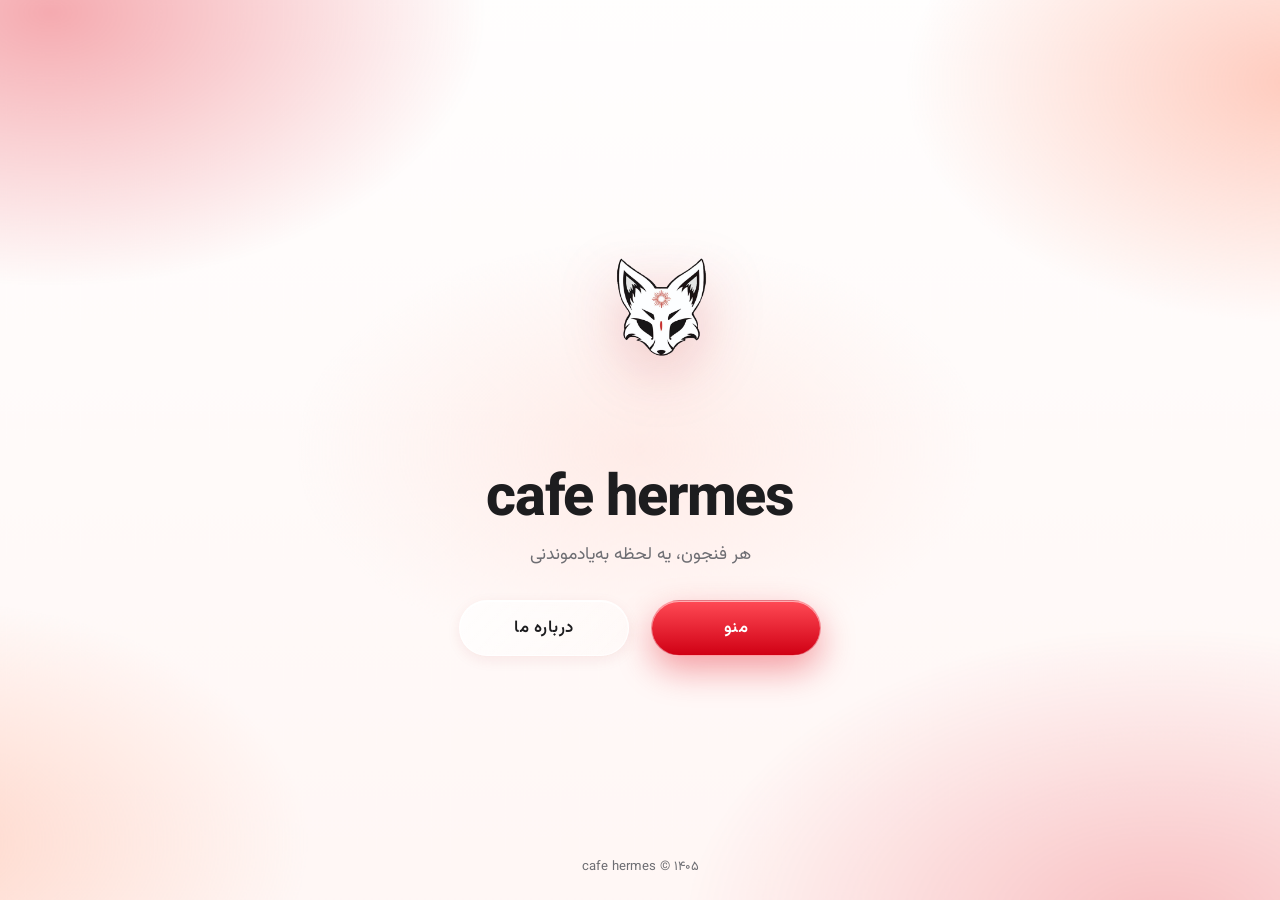
<file: index.html>
<!DOCTYPE html>
<html lang="fa" dir="rtl">

<head>
    <meta charset="UTF-8">
    <meta name="viewport" content="width=device-width, initial-scale=1.0">
    <title>cafe hermes</title>
    <link rel="icon" type="image/png" href="assets/logo.png">
    <link rel="preload" href="assets/fonts/Vazirmatn-var.woff2" as="font" type="font/woff2" crossorigin>
    <link rel="stylesheet" href="css/style.css">
    <link rel="stylesheet" href="css/apple.css">
    <link rel="stylesheet" href="css/glass.css">
    <link rel="manifest" href="manifest.json">
    <meta name="theme-color" content="#ffffff">
    <meta name="apple-mobile-web-app-capable" content="yes">
    <meta name="apple-mobile-web-app-status-bar-style" content="default">
    <meta name="apple-mobile-web-app-title" content="cafe hermes">
    <link rel="apple-touch-icon" href="assets/icon-192.png">
</head>

<body>
    <div id="splash" class="splash">
        <div class="splash-inner">
            <img src="assets/logo.png" alt="" class="splash-logo">
            <div class="splash-bar"><span></span></div>
        </div>
    </div>

    <main class="hero">
        <div class="hero-content">
            <div class="logo-wrap tilt">
                <img src="assets/logo.png" alt="لوگوی cafe hermes" class="logo">
            </div>
            <h1 class="cafe-name">cafe hermes</h1>
            <p class="cafe-tagline">هر فنجون، یه لحظه به‌یادموندنی</p>
            <div class="divider"></div>
            <div class="cta-buttons">
                <a href="menu.html" class="btn btn-primary">منو</a>
                <a href="about.html" class="btn btn-outline">درباره ما</a>
            </div>
        </div>
        <p class="hero-footer">cafe hermes © ۱۴۰۵</p>
    </main>

    <div id="toast-container" class="toast-container"></div>

    <script src="js/effects.js"></script>
</body>

</html>
</file>
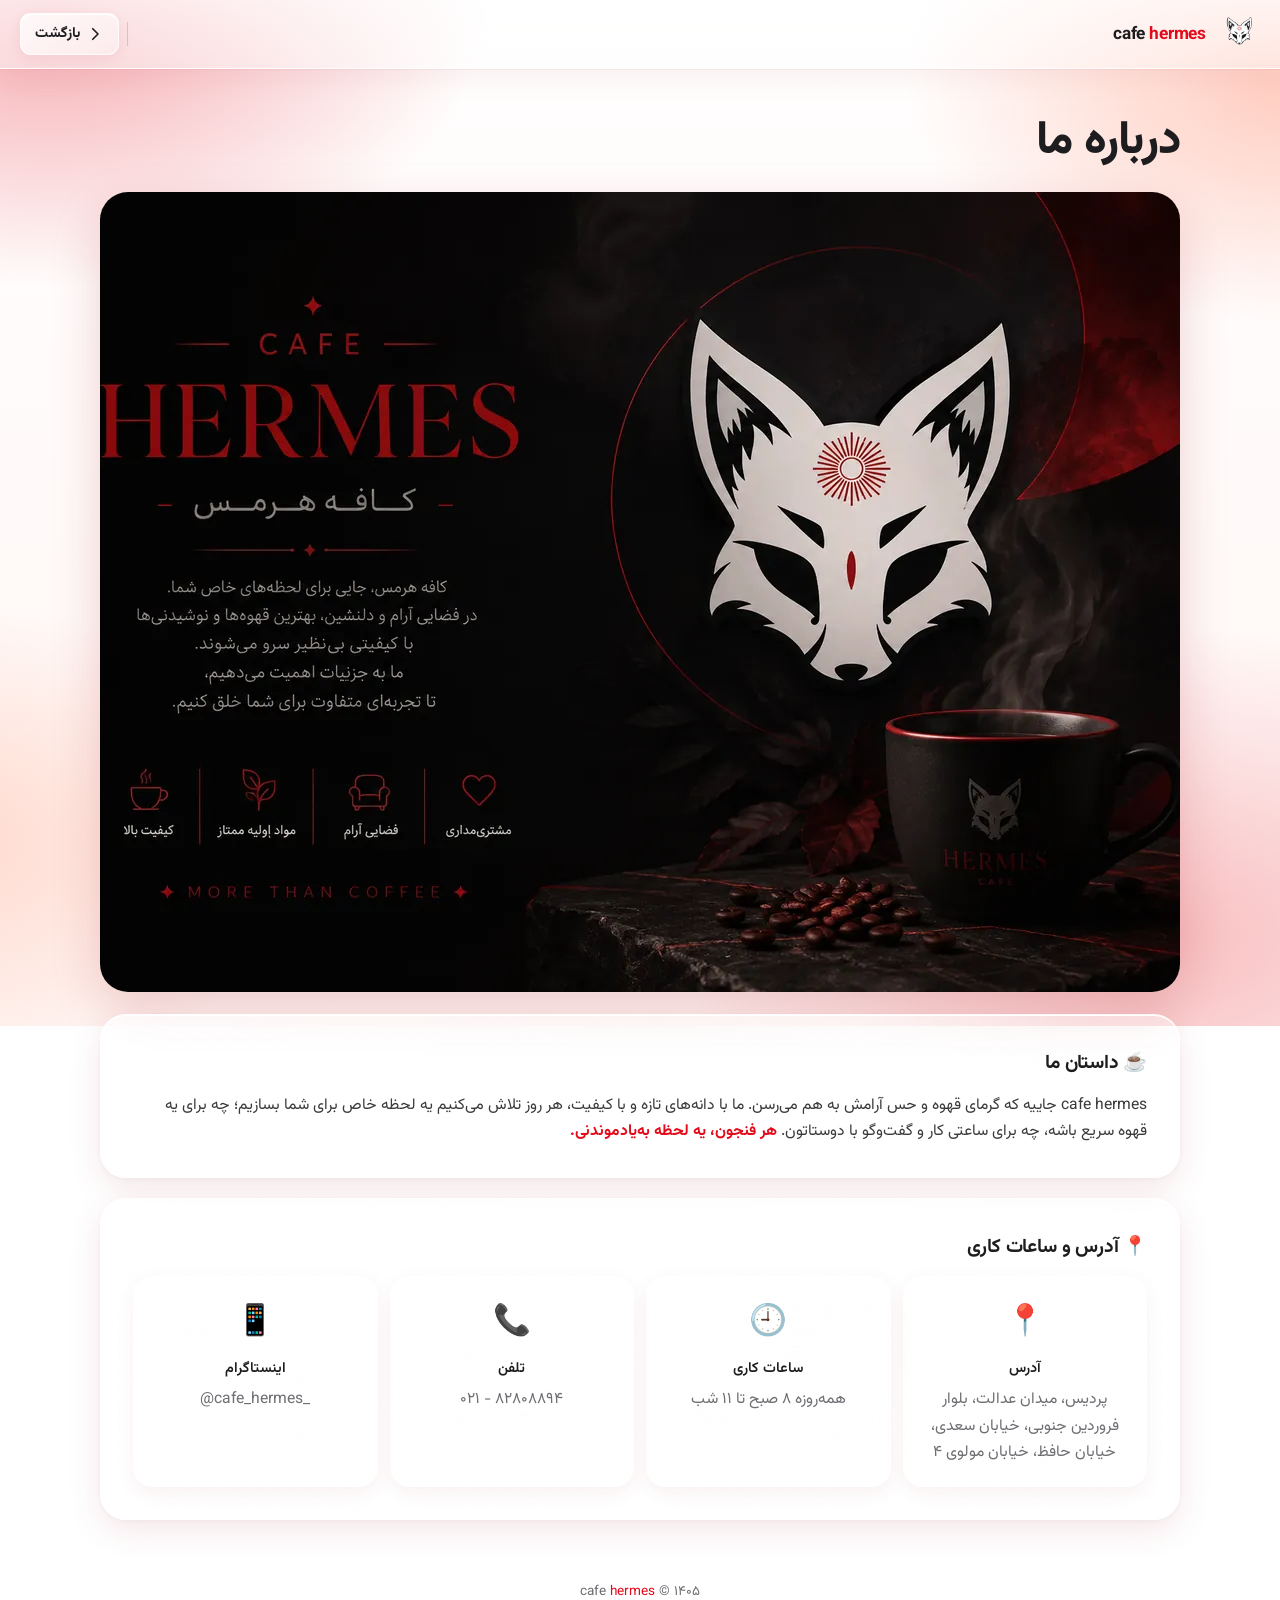
<file: about.html>
<!DOCTYPE html>
<html lang="fa" dir="rtl">

<head>
    <meta charset="UTF-8">
    <meta name="viewport" content="width=device-width, initial-scale=1.0">
    <title>درباره ما | cafe hermes</title>
    <link rel="icon" type="image/png" href="assets/logo.png">
    <link rel="preload" href="assets/fonts/Vazirmatn-var.woff2" as="font" type="font/woff2" crossorigin>
    <link rel="stylesheet" href="css/style.css">
    <link rel="stylesheet" href="css/apple.css">
    <link rel="stylesheet" href="css/glass.css">
    <link rel="manifest" href="manifest.json">
    <meta name="theme-color" content="#ffffff">
    <meta name="apple-mobile-web-app-capable" content="yes">
    <meta name="apple-mobile-web-app-status-bar-style" content="default">
    <meta name="apple-mobile-web-app-title" content="cafe hermes">
    <link rel="apple-touch-icon" href="assets/icon-192.png">
</head>

<body>
    <div id="splash" class="splash">
        <div class="splash-inner">
            <img src="assets/logo.png" alt="" class="splash-logo">
            <div class="splash-bar"><span></span></div>
        </div>
    </div>

    <div class="page">
        <header class="page-header">
            <a href="index.html" class="brand">
                <img src="assets/logo.png" alt="لوگو" class="brand-logo">
                <span class="brand-name">cafe <span>hermes</span></span>
            </a>
            <div class="header-actions">
                <button id="install-btn" class="action-btn" data-label="نصب اپ" title="نصب اپ" aria-label="نصب اپ" style="display:none">
                    <svg viewBox="0 0 24 24" fill="none" stroke="currentColor" stroke-width="2" stroke-linecap="round" stroke-linejoin="round">
                        <path d="M12 3v10"/>
                        <path d="M8 9l4 4 4-4"/>
                        <path d="M4 17v1.5a2.5 2.5 0 002.5 2.5h11a2.5 2.5 0 002.5-2.5V17"/>
                    </svg>
                </button>
                <span class="actions-divider"></span>
                <a href="index.html" class="back-btn">
                    <svg viewBox="0 0 24 24" fill="none" stroke="currentColor" stroke-width="2.2" stroke-linecap="round" stroke-linejoin="round">
                        <path d="M9 5l7 7-7 7"/>
                    </svg>
                    <span class="back-text">بازگشت</span>
                </a>
            </div>
        </header>

        <div class="container">
            <h1 class="page-title">درباره ما</h1>

            <img src="assets/banner.webp" alt="کافه" class="about-banner reveal" width="1200" height="800" decoding="async">

            <div class="about-card tilt reveal">
                <h2>☕ داستان ما</h2>
                <p>
                    cafe hermes جاییه که گرمای قهوه و حس آرامش به هم می‌رسن. ما با دانه‌های تازه و با کیفیت، هر روز
                    تلاش می‌کنیم یه لحظه خاص برای شما بسازیم؛ چه برای یه قهوه سریع باشه، چه برای ساعتی کار و گفت‌وگو با
                    دوستاتون. <strong>هر فنجون، یه لحظه به‌یادموندنی.</strong>
                </p>
            </div>

            <div class="about-card reveal" style="--delay:.1s">
                <h2>📍 آدرس و ساعات کاری</h2>
                <div class="info-grid">
                    <div class="info-box">
                        <div class="icon">📍</div>
                        <h3>آدرس</h3>
                        <p>پردیس، میدان عدالت، بلوار فروردین جنوبی، خیابان سعدی، خیابان حافظ، خیابان مولوی ۴</p>
                    </div>
                    <div class="info-box">
                        <div class="icon">🕘</div>
                        <h3>ساعات کاری</h3>
                        <p>همه‌روزه ۸ صبح تا ۱۱ شب</p>
                    </div>
                    <div class="info-box">
                        <div class="icon">📞</div>
                        <h3>تلفن</h3>
                        <p>۸۲۸۰۸۸۹۴ - ۰۲۱</p>
                    </div>
                    <div class="info-box">
                        <div class="icon">📱</div>
                        <h3>اینستاگرام</h3>
                        <p>_cafe_hermes@</p>
                    </div>
                </div>
            </div>

            <p class="page-footer">cafe <span>hermes</span> © ۱۴۰۵</p>
        </div>
    </div>

    <button id="back-to-top" class="back-to-top" title="بازگشت به بالا">↑</button>
    <div id="toast-container" class="toast-container"></div>

    <script src="js/effects.js"></script>
</body>

</html>
</file>
<file: css/style.css>
@font-face {
    font-family: "Vazirmatn";
    src: url("../assets/fonts/Vazirmatn-var.woff2") format("woff2");
    font-weight: 100 900;
    font-style: normal;
    font-display: swap;
}

:root {
    --bg: #070707;
    --bg-2: #0e0e0e;
    --card: #151515;
    --card-2: #1c1c1c;
    --border: rgba(255, 255, 255, 0.08);
    --border-strong: rgba(255, 255, 255, 0.14);
    --red: #ff2d2d;
    --red-dark: #c40000;
    --red-deep: #7a0000;
    --red-glow: rgba(255, 45, 45, 0.4);
    --red-soft: rgba(255, 45, 45, 0.12);
    --text: #f6f6f6;
    --muted: #9a9a9a;
    --green: #2ecc71;
    --radius: 18px;
    --shadow: 0 20px 60px rgba(0, 0, 0, 0.6);
}

* {
    margin: 0;
    padding: 0;
    box-sizing: border-box;
    -webkit-tap-highlight-color: transparent;
}

html {
    scroll-behavior: smooth;
}

body {
    font-family: "Vazirmatn", "Segoe UI", Tahoma, sans-serif;
    background: var(--bg);
    color: var(--text);
    direction: rtl;
    min-height: 100vh;
    line-height: 1.7;
    overflow-x: hidden;
}

a {
    text-decoration: none;
    color: inherit;
}

button {
    font-family: inherit;
    cursor: pointer;
    border: none;
    background: none;
    color: inherit;
}

img {
    display: block;
    max-width: 100%;
}

::-webkit-scrollbar {
    width: 9px;
}

::-webkit-scrollbar-track {
    background: var(--bg);
}

::-webkit-scrollbar-thumb {
    background: linear-gradient(var(--red-deep), var(--red-dark));
    border-radius: 6px;
}

::selection {
    background: var(--red);
    color: #fff;
}

/* ---------- Ambient background ---------- */
.orb {
    position: fixed;
    border-radius: 50%;
    filter: blur(90px);
    opacity: 0.65;
    z-index: -1;
    pointer-events: none;
    animation: drift 18s ease-in-out infinite alternate;
}

.orb-1 {
    width: 420px;
    height: 420px;
    background: rgba(255, 45, 45, 0.32);
    top: -120px;
    right: -100px;
}

.orb-2 {
    width: 360px;
    height: 360px;
    background: rgba(196, 0, 0, 0.26);
    bottom: -140px;
    left: -90px;
    animation-delay: -6s;
}

.orb-3 {
    width: 260px;
    height: 260px;
    background: rgba(255, 120, 60, 0.16);
    top: 45%;
    left: 55%;
    animation-delay: -12s;
}

.orb-4 {
    width: 300px;
    height: 300px;
    background: rgba(255, 60, 90, 0.2);
    top: 55%;
    right: -80px;
    animation-delay: -3s;
}

.orb-5 {
    width: 220px;
    height: 220px;
    background: rgba(140, 0, 0, 0.24);
    top: 18%;
    left: -70px;
    animation-delay: -9s;
}

@keyframes drift {
    0% { transform: translate(0, 0) scale(1); }
    100% { transform: translate(40px, -30px) scale(1.15); }
}

/* ---------- Landing / Hero ---------- */
.hero {
    min-height: 100vh;
    min-height: 100svh;
    display: flex;
    flex-direction: column;
    align-items: center;
    justify-content: center;
    text-align: center;
    padding: 32px 24px;
    position: relative;
    overflow: hidden;
}

.hero::before {
    content: "";
    position: absolute;
    inset: 0;
    background-image:
        linear-gradient(rgba(255, 255, 255, 0.035) 1px, transparent 1px),
        linear-gradient(90deg, rgba(255, 255, 255, 0.035) 1px, transparent 1px);
    background-size: 52px 52px;
    -webkit-mask-image: radial-gradient(circle at center, black, transparent 78%);
    mask-image: radial-gradient(circle at center, black, transparent 78%);
    pointer-events: none;
}

.hero-content {
    position: relative;
    z-index: 1;
    animation: fadeUp 0.9s ease both;
}

.logo-wrap {
    position: relative;
    width: 150px;
    height: 150px;
    margin: 0 auto;
}

.logo-wrap::before {
    content: "";
    position: absolute;
    inset: -9px;
    border-radius: 50%;
    background: conic-gradient(from 0deg, var(--red), transparent 30%, var(--red-deep) 50%, transparent 80%, var(--red));
    -webkit-mask: radial-gradient(farthest-side, transparent calc(100% - 3px), black calc(100% - 2px));
    mask: radial-gradient(farthest-side, transparent calc(100% - 3px), black calc(100% - 2px));
    animation: spin 6s linear infinite;
}

@keyframes spin {
    to { transform: rotate(360deg); }
}

.logo {
    width: 150px;
    height: 150px;
    border-radius: 50%;
    object-fit: cover;
    border: 3px solid rgba(255, 255, 255, 0.06);
    box-shadow: 0 0 45px var(--red-glow), inset 0 0 20px rgba(0, 0, 0, 0.5);
    animation: glow 3.5s ease-in-out infinite;
}

@keyframes glow {
    0%, 100% { box-shadow: 0 0 35px var(--red-glow), inset 0 0 20px rgba(0, 0, 0, 0.5); }
    50% { box-shadow: 0 0 70px var(--red-glow), inset 0 0 25px rgba(0, 0, 0, 0.5); }
}

.cafe-name {
    margin-top: 34px;
    font-size: clamp(2.6rem, 9vw, 5rem);
    font-weight: 900;
    letter-spacing: 1px;
    line-height: 1.15;
    background: linear-gradient(120deg, #fff 20%, #ffb3b3 45%, var(--red) 70%, #fff 95%);
    background-size: 200% auto;
    -webkit-background-clip: text;
    background-clip: text;
    color: transparent;
    animation: shine 5s linear infinite;
}

@keyframes shine {
    to { background-position: 200% center; }
}

.cafe-tagline {
    margin-top: 14px;
    color: var(--muted);
    font-size: clamp(1rem, 3.4vw, 1.3rem);
    font-weight: 400;
}

.divider {
    width: 70px;
    height: 2px;
    background: linear-gradient(90deg, transparent, var(--red), transparent);
    border-radius: 3px;
    margin: 30px auto;
    position: relative;
}

.divider::after {
    content: "";
    position: absolute;
    top: -3px;
    right: 50%;
    transform: translateX(50%);
    width: 8px;
    height: 8px;
    background: var(--red);
    border-radius: 50%;
    box-shadow: 0 0 12px var(--red-glow);
}

.cta-buttons {
    display: flex;
    gap: 18px;
    flex-wrap: wrap;
    justify-content: center;
}

/* ---------- Buttons ---------- */
.btn {
    position: relative;
    padding: 16px 48px;
    border-radius: 14px;
    font-size: 1.05rem;
    font-weight: 800;
    letter-spacing: 0.5px;
    transition: transform 0.25s ease, box-shadow 0.25s ease, background 0.25s ease;
    overflow: hidden;
    display: inline-flex;
    align-items: center;
    justify-content: center;
    gap: 8px;
    min-width: 170px;
}

.btn-primary {
    background: linear-gradient(135deg, var(--red), var(--red-dark));
    color: #fff;
    box-shadow: 0 8px 28px var(--red-glow), inset 0 1px 0 rgba(255, 255, 255, 0.25);
}

.btn-primary::after {
    content: "";
    position: absolute;
    top: 0;
    left: -60%;
    width: 40%;
    height: 100%;
    background: linear-gradient(100deg, transparent, rgba(255, 255, 255, 0.35), transparent);
    transform: skewX(-20deg);
    animation: sweep 3.2s ease-in-out infinite;
}

@keyframes sweep {
    0% { left: -60%; }
    55%, 100% { left: 130%; }
}

.btn-primary:hover {
    transform: translateY(-4px) scale(1.02);
    box-shadow: 0 14px 44px var(--red-glow), inset 0 1px 0 rgba(255, 255, 255, 0.25);
}

.btn-primary:active {
    transform: translateY(-1px) scale(0.99);
}

.btn-outline {
    border: 2px solid var(--red);
    color: var(--red);
    background: rgba(255, 45, 45, 0.04);
}

.btn-outline:hover {
    background: var(--red);
    color: #fff;
    transform: translateY(-4px) scale(1.02);
    box-shadow: 0 12px 34px var(--red-glow);
}

.install-hero-btn {
    margin-top: 18px;
    padding: 10px 28px;
    border-radius: 30px;
    background: var(--card-2);
    border: 1px solid var(--border-strong);
    color: var(--text);
    font-weight: 700;
    font-size: 0.9rem;
    display: inline-flex;
    align-items: center;
    justify-content: center;
    gap: 8px;
    transition: all 0.25s;
}

.install-hero-btn svg {
    width: 18px;
    height: 18px;
}

.install-hero-btn:hover {
    border-color: var(--red);
    color: var(--red);
    box-shadow: 0 0 18px var(--red-glow);
}

.hero-footer {
    position: absolute;
    bottom: 22px;
    left: 0;
    width: 100%;
    text-align: center;
    color: var(--muted);
    font-size: 0.82rem;
    z-index: 1;
    white-space: nowrap;
    animation: fadeUp 1s ease 0.4s both;
}

/* ---------- Shared animations ---------- */
@keyframes fadeUp {
    from { opacity: 0; transform: translateY(26px); }
    to { opacity: 1; transform: translateY(0); }
}

/* ---------- Pages ---------- */
.page {
    min-height: 100vh;
    padding: 0 0 70px;
    animation: fadeUp 0.6s ease both;
    display: flex;
    flex-direction: column;
}

.page-header {
    position: sticky;
    top: 0;
    z-index: 100;
    background: rgba(7, 7, 7, 0.75);
    -webkit-backdrop-filter: blur(16px);
    backdrop-filter: blur(16px);
    border-bottom: 1px solid var(--border);
    display: flex;
    align-items: center;
    justify-content: space-between;
    gap: 12px;
    padding: 13px 20px;
}

.header-actions {
    display: flex;
    align-items: center;
    gap: 6px;
    padding: 5px;
    background: linear-gradient(160deg, rgba(255, 255, 255, 0.09), rgba(255, 255, 255, 0.03));
    -webkit-backdrop-filter: blur(16px) saturate(150%);
    backdrop-filter: blur(16px) saturate(150%);
    border: 1px solid rgba(255, 255, 255, 0.14);
    border-radius: 16px;
    box-shadow: inset 0 1px 0 rgba(255, 255, 255, 0.12), 0 10px 28px rgba(0, 0, 0, 0.45);
}

.actions-divider {
    width: 1px;
    height: 24px;
    background: var(--border-strong);
    margin: 0 2px;
}

.action-btn {
    position: relative;
    width: 40px;
    height: 40px;
    border-radius: 12px;
    display: inline-flex;
    align-items: center;
    justify-content: center;
    color: var(--muted);
    transition: color 0.25s, background 0.25s, transform 0.25s, box-shadow 0.25s;
}

.action-btn svg {
    width: 20px;
    height: 20px;
    pointer-events: none;
}

.action-btn::after {
    content: attr(data-label);
    position: absolute;
    bottom: -34px;
    right: 50%;
    transform: translateX(50%) translateY(4px);
    background: var(--card-2);
    border: 1px solid var(--border-strong);
    color: var(--text);
    padding: 4px 10px;
    border-radius: 8px;
    font-size: 0.72rem;
    font-weight: 600;
    white-space: nowrap;
    opacity: 0;
    pointer-events: none;
    transition: opacity 0.2s, transform 0.2s;
    z-index: 150;
}

.action-btn:hover::after {
    opacity: 1;
    transform: translateX(50%) translateY(0);
}

.action-btn:hover {
    color: var(--red);
    background: var(--red-soft);
    transform: translateY(-2px);
    box-shadow: 0 6px 16px rgba(0, 0, 0, 0.4);
}

.action-btn.active {
    color: #fff;
    background: linear-gradient(135deg, var(--red), var(--red-dark));
    box-shadow: 0 4px 18px var(--red-glow), inset 0 1px 0 rgba(255, 255, 255, 0.25);
}

.brand {
    display: flex;
    align-items: center;
    gap: 12px;
    min-width: 0;
}

.brand-logo {
    width: 42px;
    height: 42px;
    border-radius: 50%;
    object-fit: cover;
    border: 2px solid var(--red);
    box-shadow: 0 0 14px var(--red-glow);
    flex-shrink: 0;
}

.brand-name {
    font-weight: 900;
    font-size: 1.08rem;
    white-space: nowrap;
    overflow: hidden;
    text-overflow: ellipsis;
}

.brand-name span {
    color: var(--red);
}

.back-btn {
    display: inline-flex;
    align-items: center;
    gap: 6px;
    color: var(--muted);
    font-size: 0.9rem;
    font-weight: 700;
    padding: 8px 14px;
    border-radius: 11px;
    transition: color 0.25s, background 0.25s, box-shadow 0.25s, transform 0.25s;
}

.back-btn svg {
    width: 18px;
    height: 18px;
}

.back-btn:hover {
    color: var(--red);
    background: var(--red-soft);
    box-shadow: 0 0 16px var(--red-glow);
    transform: translateX(2px);
}

/* Staff banner */
.staff-banner {
    display: none;
    align-items: center;
    justify-content: space-between;
    gap: 12px;
    padding: 10px 20px;
    background: linear-gradient(135deg, var(--red-deep), var(--red-dark));
    color: #fff;
    font-size: 0.92rem;
    font-weight: 700;
    position: sticky;
    top: 68px;
    z-index: 99;
    flex-wrap: wrap;
}

.staff-banner.show {
    display: flex;
    animation: fadeUp 0.3s ease;
}

.staff-banner .staff-actions {
    display: flex;
    gap: 8px;
}

.staff-btn {
    padding: 6px 14px;
    border-radius: 9px;
    font-size: 0.85rem;
    font-weight: 700;
    background: rgba(0, 0, 0, 0.28);
    color: #fff;
    transition: background 0.2s;
}

.staff-btn:hover {
    background: rgba(0, 0, 0, 0.45);
}

/* ---------- Layout ---------- */
.container {
    width: 100%;
    max-width: 1120px;
    margin: 0 auto;
    padding: 34px 20px;
    flex: 1;
    display: flex;
    flex-direction: column;
}

.page-title {
    font-size: clamp(1.7rem, 4vw, 2.3rem);
    font-weight: 900;
    margin-bottom: 10px;
}

.page-title::after {
    content: "";
    display: block;
    width: 56px;
    height: 4px;
    background: linear-gradient(90deg, var(--red), transparent);
    border-radius: 4px;
    margin-top: 10px;
}

.page-sub {
    color: var(--muted);
    margin-bottom: 26px;
    font-size: 0.98rem;
}

/* ---------- Menu ---------- */
.menu-section {
    margin-bottom: 44px;
}

.menu-section-header {
    display: flex;
    align-items: center;
    gap: 12px;
    margin-bottom: 18px;
}

.menu-section h2 {
    font-size: clamp(1.15rem, 3vw, 1.4rem);
    color: var(--text);
    font-weight: 900;
    display: flex;
    align-items: center;
    gap: 10px;
}

.menu-section h2 .sec-icon {
    font-size: 1.3em;
}

.menu-section h2::before {
    content: "";
    width: 5px;
    height: 26px;
    background: linear-gradient(var(--red), var(--red-dark));
    border-radius: 3px;
    box-shadow: 0 0 10px var(--red-glow);
}

.menu-count {
    color: var(--muted);
    font-size: 0.85rem;
    background: var(--card-2);
    border: 1px solid var(--border);
    padding: 2px 12px;
    border-radius: 20px;
    font-weight: 600;
}

.menu-items {
    display: grid;
    grid-template-columns: 1fr;
    gap: 14px;
}

.menu-item {
    position: relative;
    background: linear-gradient(160deg, rgba(255, 255, 255, 0.08), rgba(255, 255, 255, 0.02));
    -webkit-backdrop-filter: blur(18px) saturate(160%);
    backdrop-filter: blur(18px) saturate(160%);
    border: 1px solid rgba(255, 255, 255, 0.13);
    border-radius: var(--radius);
    display: flex;
    flex-direction: column;
    overflow: hidden;
    transition: transform 0.25s ease, border-color 0.25s ease, box-shadow 0.25s ease, background 0.25s ease;
    box-shadow: inset 0 1px 0 rgba(255, 255, 255, 0.12), 0 12px 30px rgba(0, 0, 0, 0.35);
}

.menu-item::after {
    content: "";
    position: absolute;
    top: 0;
    left: 14%;
    right: 14%;
    height: 1px;
    background: linear-gradient(90deg, transparent, rgba(255, 255, 255, 0.55), transparent);
    opacity: 0.7;
    pointer-events: none;
    z-index: 3;
}

.menu-item::before {
    content: "";
    position: absolute;
    top: 0;
    right: 0;
    width: 100%;
    height: 100%;
    background: radial-gradient(600px circle at var(--mx, 80%) var(--my, 0%), var(--red-soft), transparent 45%);
    opacity: 0;
    transition: opacity 0.3s;
    pointer-events: none;
    z-index: 2;
}

.menu-item:hover {
    transform: translateY(-4px);
    border-color: rgba(255, 45, 45, 0.5);
    background: linear-gradient(160deg, rgba(255, 45, 45, 0.1), rgba(255, 255, 255, 0.03));
    box-shadow: inset 0 1px 0 rgba(255, 255, 255, 0.16), 0 18px 44px rgba(0, 0, 0, 0.55), 0 0 26px rgba(255, 45, 45, 0.22);
}

.menu-item:hover::before {
    opacity: 1;
}

.menu-item-photo {
    position: relative;
    width: 100%;
    aspect-ratio: 4 / 3;
    background: linear-gradient(150deg, #331014, #141414 60%);
    display: flex;
    align-items: center;
    justify-content: center;
    overflow: hidden;
}

.menu-item-photo img {
    position: absolute;
    inset: 0;
    width: 100%;
    height: 100%;
    object-fit: cover;
    opacity: 0;
    transition: opacity 0.5s ease, transform 0.5s ease;
}

.menu-item-photo.has-photo img {
    opacity: 1;
}

.menu-item:hover .menu-item-photo img {
    transform: scale(1.07);
}

.menu-item-bigicon {
    font-size: 3.4rem;
    filter: drop-shadow(0 6px 16px rgba(0, 0, 0, 0.6));
    transition: transform 0.4s ease;
}

.menu-item:hover .menu-item-bigicon {
    transform: scale(1.18) rotate(-6deg);
}

.menu-item-photo.has-photo .menu-item-bigicon {
    display: none;
}

.menu-item-body {
    flex: 1;
    min-width: 0;
    padding: 16px 18px 18px;
}

.menu-item h3 {
    font-size: 1.05rem;
    font-weight: 800;
    margin-bottom: 3px;
}

.menu-item p {
    color: var(--muted);
    font-size: 0.86rem;
    line-height: 1.5;
}

.menu-price {
    display: inline-block;
    margin-top: 7px;
    color: #ff6b5e;
    font-weight: 800;
    font-size: 1rem;
    background: rgba(255, 45, 45, 0.14);
    -webkit-backdrop-filter: blur(8px);
    backdrop-filter: blur(8px);
    border: 1px solid rgba(255, 45, 45, 0.32);
    padding: 3px 12px;
    border-radius: 20px;
}

/* Unavailable state */
.menu-item.unavailable {
    opacity: 0.55;
    filter: grayscale(0.8);
}

.menu-item.unavailable::before {
    display: none;
}

.menu-item.unavailable .menu-price {
    text-decoration: line-through;
    text-decoration-thickness: 2px;
    color: var(--muted);
    background: rgba(255, 255, 255, 0.05);
    border-color: rgba(255, 255, 255, 0.1);
}

.unavailable-badge {
    position: absolute;
    top: 12px;
    left: 12px;
    background: linear-gradient(135deg, var(--red), var(--red-dark));
    color: #fff;
    font-size: 0.75rem;
    font-weight: 800;
    padding: 4px 12px;
    border-radius: 20px;
    box-shadow: 0 4px 16px var(--red-glow);
    z-index: 2;
    animation: pop 0.3s ease;
}

@keyframes pop {
    0% { transform: scale(0.4); opacity: 0; }
    100% { transform: scale(1); opacity: 1; }
}

/* Staff mode */
body.staff-mode .menu-item {
    cursor: pointer;
    border-style: dashed;
    border-color: rgba(255, 45, 45, 0.55);
}

body.staff-mode .menu-item:hover {
    border-color: var(--red);
}

/* ---------- About ---------- */
.about-banner {
    width: 100%;
    aspect-ratio: 3 / 2;
    object-fit: cover;
    object-position: center;
    border-radius: 20px;
    border: 1px solid var(--border);
    margin-bottom: 22px;
    box-shadow: var(--shadow);
}

@media (max-width: 560px) {
    .about-banner {
        aspect-ratio: 4 / 3;
    }
}

.about-card {
    background: linear-gradient(160deg, var(--card), var(--card-2));
    border: 1px solid var(--border);
    border-radius: 20px;
    padding: 26px;
    margin-bottom: 20px;
    transition: border-color 0.25s, box-shadow 0.25s;
}

.about-card:hover {
    border-color: var(--border-strong);
    box-shadow: var(--shadow);
}

.about-card h2 {
    color: var(--red);
    margin-bottom: 12px;
    font-size: 1.2rem;
    font-weight: 900;
    display: flex;
    align-items: center;
    gap: 8px;
}

.about-card p {
    color: var(--muted);
    font-size: 0.98rem;
}

.about-card strong {
    color: var(--text);
}

.info-grid {
    display: grid;
    grid-template-columns: 1fr;
    gap: 12px;
}

.info-box {
    background: var(--bg-2);
    border: 1px solid var(--border);
    border-radius: 15px;
    padding: 20px;
    text-align: center;
    transition: transform 0.25s, border-color 0.25s, box-shadow 0.25s;
}

.info-box:hover {
    transform: translateY(-3px);
    border-color: rgba(255, 45, 45, 0.4);
    box-shadow: 0 12px 30px rgba(0, 0, 0, 0.4);
}

.info-box .icon {
    font-size: 1.9rem;
}

.info-box h3 {
    font-size: 0.9rem;
    color: var(--muted);
    font-weight: 600;
    margin-top: 8px;
}

.info-box p {
    font-weight: 800;
    margin-top: 5px;
}

.page-footer {
    text-align: center;
    color: var(--muted);
    font-size: 0.85rem;
    margin-top: auto;
    padding-top: 40px;
    width: 100%;
}

.page-footer span {
    color: var(--red);
}

/* ---------- Toast ---------- */
.toast-container {
    position: fixed;
    bottom: 24px;
    left: 50%;
    transform: translateX(-50%);
    z-index: 999;
    display: flex;
    flex-direction: column;
    align-items: center;
    gap: 10px;
    width: 90%;
    max-width: 420px;
    pointer-events: none;
}

.toast {
    background: var(--card-2);
    border: 1px solid var(--border-strong);
    border-right: 3px solid var(--red);
    color: var(--text);
    padding: 12px 18px;
    border-radius: 12px;
    font-size: 0.92rem;
    font-weight: 600;
    box-shadow: var(--shadow);
    animation: toastIn 0.35s ease;
    width: 100%;
    text-align: center;
}

.toast.hide {
    animation: toastOut 0.3s ease forwards;
}

.toast.success {
    border-right-color: var(--green);
}

@keyframes toastIn {
    from { opacity: 0; transform: translateY(18px) scale(0.95); }
    to { opacity: 1; transform: translateY(0) scale(1); }
}

@keyframes toastOut {
    to { opacity: 0; transform: translateY(14px) scale(0.95); }
}

/* ---------- Responsive: tablets & up ---------- */
@media (min-width: 560px) {
    .menu-items {
        grid-template-columns: repeat(2, 1fr);
    }

    .info-grid {
        grid-template-columns: repeat(2, 1fr);
    }
}

@media (min-width: 860px) {
    .menu-items {
        grid-template-columns: repeat(3, 1fr);
    }

    .info-grid {
        grid-template-columns: repeat(4, 1fr);
    }

    .logo-wrap {
        width: 190px;
        height: 190px;
    }

    .logo {
        width: 190px;
        height: 190px;
    }

    .menu-item {
        padding: 22px;
        gap: 18px;
    }

    .menu-item-icon {
        width: 62px;
        height: 62px;
        font-size: 1.9rem;
    }

    .about-card {
        padding: 32px;
    }
}

@media (min-width: 1100px) {
    .menu-items {
        grid-template-columns: repeat(4, 1fr);
    }

    .cta-buttons {
        gap: 22px;
    }
}

@media (max-width: 480px) {
    .cta-buttons {
        flex-direction: column;
        width: 100%;
        max-width: 300px;
    }

    .btn {
        min-width: 100%;
    }

    .brand-name {
        font-size: 0.98rem;
    }

    .page-header {
        padding: 10px 12px;
        gap: 8px;
    }

    .header-actions {
        padding: 3px;
        gap: 2px;
    }

    .action-btn {
        width: 36px;
        height: 36px;
    }

    .action-btn svg {
        width: 18px;
        height: 18px;
    }

    .back-btn {
        padding: 7px 9px;
    }

    .back-text {
        display: none;
    }

    .actions-divider {
        height: 20px;
    }
}

/* ============================================================
   خفن‌تر: افکت‌های جدید
   ============================================================ */

/* ---------- Film grain overlay ---------- */
body::after {
    content: "";
    position: fixed;
    inset: 0;
    z-index: 4;
    pointer-events: none;
    background-image: url("data:image/svg+xml,%3Csvg viewBox='0 0 256 256' xmlns='http://www.w3.org/2000/svg'%3E%3Cfilter id='n'%3E%3CfeTurbulence type='fractalNoise' baseFrequency='0.8' numOctaves='4' stitchTiles='stitch'/%3E%3C/filter%3E%3Crect width='100%25' height='100%25' filter='url(%23n)'/%3E%3C/svg%3E");
    opacity: 0.045;
    mix-blend-mode: overlay;
}

/* ---------- Splash preloader ---------- */
.splash {
    position: fixed;
    inset: 0;
    z-index: 2000;
    background: var(--bg);
    display: flex;
    align-items: center;
    justify-content: center;
    transition: opacity 0.5s ease, visibility 0.5s ease;
}

.splash.hide {
    opacity: 0;
    visibility: hidden;
}

.splash-inner {
    display: flex;
    flex-direction: column;
    align-items: center;
    animation: fadeUp 0.5s ease both;
}

.splash-logo {
    width: 92px;
    height: 92px;
    border-radius: 50%;
    object-fit: cover;
    border: 2px solid var(--red);
    box-shadow: 0 0 45px var(--red-glow);
    animation: splashPulse 1.1s ease-in-out infinite;
}

@keyframes splashPulse {
    0%, 100% { box-shadow: 0 0 30px var(--red-glow); }
    50% { box-shadow: 0 0 70px var(--red-glow); }
}

.splash-bar {
    width: 170px;
    height: 4px;
    background: var(--card-2);
    border-radius: 4px;
    margin-top: 24px;
    overflow: hidden;
}

.splash-bar span {
    display: block;
    height: 100%;
    width: 40%;
    background: linear-gradient(90deg, var(--red), var(--red-dark));
    border-radius: 4px;
    animation: splashLoad 1.1s ease-in-out infinite;
}

@keyframes splashLoad {
    0% { transform: translateX(-120%); }
    100% { transform: translateX(320%); }
}

/* ---------- Custom cursor ---------- */
.cursor-dot,
.cursor-ring {
    position: fixed;
    top: 0;
    left: 0;
    z-index: 9999;
    border-radius: 50%;
    pointer-events: none;
    opacity: 0;
    transition: opacity 0.2s ease;
}

.cursor-dot {
    width: 8px;
    height: 8px;
    background: var(--red);
    box-shadow: 0 0 12px var(--red-glow);
}

.cursor-ring {
    width: 38px;
    height: 38px;
    border: 1.5px solid rgba(255, 45, 45, 0.55);
    transition: width 0.25s ease, height 0.25s ease, border-color 0.25s ease, opacity 0.2s ease;
}

body.custom-cursor.cursor-hover .cursor-ring {
    width: 60px;
    height: 60px;
    border-color: var(--red);
    background: rgba(255, 45, 45, 0.06);
}

@media (pointer: fine) {
    body.custom-cursor,
    body.custom-cursor a,
    body.custom-cursor button,
    body.custom-cursor .menu-item,
    body.custom-cursor input,
    body.custom-cursor select {
        cursor: none;
    }
}

/* ---------- Particles ---------- */
.particles {
    position: absolute;
    inset: 0;
    z-index: 0;
    pointer-events: none;
}

/* ---------- Reveal on scroll ---------- */
.reveal {
    opacity: 0;
    transform: translateY(34px);
    transition: opacity 0.7s cubic-bezier(0.22, 1, 0.36, 1), transform 0.7s cubic-bezier(0.22, 1, 0.36, 1);
    transition-delay: var(--delay, 0s);
}

.reveal.in {
    opacity: 1;
    transform: none;
}

/* ---------- 3D tilt ---------- */
.tilt {
    transform-style: preserve-3d;
    will-change: transform;
    transition: transform 0.3s ease, box-shadow 0.3s ease, border-color 0.3s ease;
}

/* ---------- Steam above logo ---------- */
.steam {
    position: absolute;
    top: -8px;
    left: 50%;
    transform: translateX(-50%);
    width: 64px;
    height: 64px;
    z-index: 2;
    pointer-events: none;
}

.steam span {
    position: absolute;
    bottom: 0;
    width: 5px;
    height: 42px;
    border-radius: 5px;
    background: linear-gradient(to top, rgba(255, 255, 255, 0.75), transparent);
    filter: blur(2.5px);
    opacity: 0;
    animation: steamRise 2.6s ease-in-out infinite;
}

.steam span:nth-child(1) { left: 50%; animation-delay: 0s; }
.steam span:nth-child(2) { left: 32%; animation-delay: 0.8s; height: 34px; }
.steam span:nth-child(3) { left: 68%; animation-delay: 1.5s; height: 36px; }

@keyframes steamRise {
    0% { transform: translateY(0) translateX(0) scaleX(1); opacity: 0; }
    25% { opacity: 0.85; }
    100% { transform: translateY(-52px) translateX(12px) scaleX(1.4); opacity: 0; }
}

/* ---------- Menu toolbar (filter + search) ---------- */
.menu-toolbar {
    position: sticky;
    top: 68px;
    z-index: 70;
    background: rgba(7, 7, 7, 0.82);
    -webkit-backdrop-filter: blur(16px);
    backdrop-filter: blur(16px);
    border-bottom: 1px solid var(--border);
    padding: 12px 20px;
    display: flex;
    flex-direction: column;
    gap: 10px;
}

body.staff-mode .menu-toolbar {
    top: 114px;
}

.filter-tabs {
    display: flex;
    gap: 8px;
    overflow-x: auto;
    scrollbar-width: none;
    padding-bottom: 2px;
}

.filter-tabs::-webkit-scrollbar {
    display: none;
}

.filter-tab {
    flex-shrink: 0;
    padding: 8px 18px;
    border-radius: 30px;
    font-size: 0.88rem;
    font-weight: 700;
    color: var(--muted);
    background: var(--card);
    border: 1px solid var(--border);
    transition: all 0.25s ease;
}

.filter-tab:hover {
    color: var(--text);
    border-color: var(--border-strong);
}

.filter-tab.active {
    background: linear-gradient(135deg, var(--red), var(--red-dark));
    color: #fff;
    border-color: transparent;
    box-shadow: 0 4px 18px var(--red-glow);
    animation: tabPop 0.4s cubic-bezier(0.22, 1.4, 0.36, 1);
}

@keyframes tabPop {
    0% { transform: scale(0.8); }
    60% { transform: scale(1.1); }
    100% { transform: scale(1); }
}

/* انیمیشن تعویض تب‌ها و بخش‌ها */
.menu-item.animate-in {
    animation: itemIn 0.55s cubic-bezier(0.22, 1, 0.36, 1) both;
    animation-delay: calc(var(--i, 0) * 0.05s);
}

@keyframes itemIn {
    from {
        opacity: 0;
        transform: translateY(26px) scale(0.94);
        filter: blur(4px);
    }
    to {
        opacity: 1;
        transform: translateY(0) scale(1);
        filter: blur(0);
    }
}

.menu-section.animate-in .menu-section-header {
    animation: headIn 0.5s cubic-bezier(0.22, 1, 0.36, 1) both;
    animation-delay: calc(var(--i, 0) * 0.05s);
}

@keyframes headIn {
    from {
        opacity: 0;
        transform: translateX(28px);
    }
    to {
        opacity: 1;
        transform: none;
    }
}

.menu-count.bump {
    animation: bump 0.35s cubic-bezier(0.22, 1.4, 0.36, 1);
}

@keyframes bump {
    0% { transform: scale(0.5); }
    60% { transform: scale(1.25); }
    100% { transform: scale(1); }
}

.search-wrap {
    position: relative;
}

.search-wrap::before {
    content: "🔍";
    position: absolute;
    top: 50%;
    right: 14px;
    transform: translateY(-50%);
    font-size: 0.9rem;
    opacity: 0.8;
}

.search-wrap input {
    width: 100%;
    background: var(--card);
    border: 1px solid var(--border);
    border-radius: 30px;
    padding: 10px 42px 10px 16px;
    color: var(--text);
    font-family: inherit;
    font-size: 0.92rem;
    outline: none;
    transition: border-color 0.25s, box-shadow 0.25s;
}

.search-wrap input:focus {
    border-color: var(--red);
    box-shadow: 0 0 0 3px var(--red-soft);
}

.search-wrap input::placeholder {
    color: var(--muted);
}

@media (min-width: 860px) {
    .menu-toolbar {
        flex-direction: row;
        align-items: center;
        justify-content: space-between;
    }

    .search-wrap {
        width: 280px;
    }
}

/* ---------- Back to top ---------- */
.back-to-top {
    position: fixed;
    bottom: 24px;
    left: 24px;
    z-index: 80;
    width: 48px;
    height: 48px;
    border-radius: 50%;
    background: linear-gradient(135deg, var(--red), var(--red-dark));
    color: #fff;
    font-size: 1.2rem;
    display: flex;
    align-items: center;
    justify-content: center;
    box-shadow: 0 8px 26px var(--red-glow);
    opacity: 0;
    transform: translateY(20px) scale(0.8);
    pointer-events: none;
    transition: opacity 0.3s ease, transform 0.3s ease;
}

.back-to-top.show {
    opacity: 1;
    transform: none;
    pointer-events: auto;
}

.back-to-top:hover {
    transform: translateY(-4px);
    box-shadow: 0 12px 36px var(--red-glow);
}

/* ---------- PIN modal ---------- */
.pin-modal {
    position: fixed;
    inset: 0;
    z-index: 1500;
    display: flex;
    align-items: center;
    justify-content: center;
    padding: 20px;
    visibility: hidden;
    opacity: 0;
    transition: opacity 0.3s ease, visibility 0.3s ease;
}

.pin-modal.show {
    visibility: visible;
    opacity: 1;
}

.pin-overlay {
    position: absolute;
    inset: 0;
    background: rgba(0, 0, 0, 0.65);
    -webkit-backdrop-filter: blur(10px);
    backdrop-filter: blur(10px);
}

.pin-card {
    position: relative;
    width: min(92vw, 360px);
    background: linear-gradient(165deg, #1b1b1b, #101010);
    border: 1px solid rgba(255, 45, 45, 0.35);
    border-radius: 22px;
    padding: 30px 26px 24px;
    text-align: center;
    box-shadow: 0 30px 80px rgba(0, 0, 0, 0.7), 0 0 40px var(--red-glow);
    animation: popIn 0.35s cubic-bezier(0.22, 1.4, 0.36, 1) both;
}

.pin-card.shake {
    animation: shake 0.5s ease;
}

@keyframes popIn {
    from { opacity: 0; transform: scale(0.85) translateY(20px); }
    to { opacity: 1; transform: scale(1) translateY(0); }
}

@keyframes shake {
    0%, 100% { transform: translateX(0); }
    20% { transform: translateX(-10px); }
    40% { transform: translateX(10px); }
    60% { transform: translateX(-7px); }
    80% { transform: translateX(7px); }
}

.pin-logo {
    width: 62px;
    height: 62px;
    border-radius: 50%;
    object-fit: cover;
    border: 2px solid var(--red);
    box-shadow: 0 0 26px var(--red-glow);
    margin: 0 auto 14px;
}

.pin-card h3 {
    font-size: 1.25rem;
    font-weight: 900;
}

.pin-sub {
    color: var(--muted);
    font-size: 0.9rem;
    margin-top: 4px;
}

.pin-boxes {
    display: flex;
    justify-content: center;
    gap: 12px;
    margin: 24px 0 8px;
}

.pin-box {
    width: 56px;
    height: 64px;
    border-radius: 14px;
    background: var(--bg-2);
    border: 1.5px solid var(--border-strong);
    color: var(--text);
    font-family: inherit;
    font-size: 1.6rem;
    font-weight: 800;
    text-align: center;
    outline: none;
    caret-color: var(--red);
    transition: border-color 0.25s, box-shadow 0.25s, transform 0.25s;
}

.pin-box:focus {
    border-color: var(--red);
    box-shadow: 0 0 0 3px var(--red-soft), 0 0 18px var(--red-glow);
    transform: translateY(-3px);
}

.pin-box:not(:placeholder-shown) {
    border-color: var(--red);
}

.pin-error {
    color: var(--red);
    font-size: 0.85rem;
    font-weight: 700;
    margin: 10px 0 0;
    opacity: 0;
    transform: translateY(4px);
    transition: opacity 0.25s, transform 0.25s;
    pointer-events: none;
}

.pin-error.show {
    opacity: 1;
    transform: none;
}

.pin-btn {
    margin-top: 18px;
    width: 100%;
    padding: 12px;
    border-radius: 12px;
    background: var(--card-2);
    border: 1px solid var(--border-strong);
    color: var(--muted);
    font-weight: 700;
    font-size: 0.95rem;
    transition: all 0.25s;
}

.pin-btn:hover {
    color: var(--red);
    border-color: var(--red);
    box-shadow: 0 0 16px var(--red-glow);
}

@media (max-width: 380px) {
    .pin-box {
        width: 50px;
        height: 58px;
        font-size: 1.4rem;
    }
}

/* ---------- QR modal ---------- */
.qr-box {
    display: flex;
    align-items: center;
    justify-content: center;
    margin: 20px auto 0;
    padding: 12px;
    background: #101010;
    border: 1px solid var(--border-strong);
    border-radius: 16px;
    box-shadow: 0 0 30px rgba(255, 45, 45, 0.15);
    width: fit-content;
}

.qr-box img,
.qr-box canvas {
    display: block;
    border-radius: 8px;
}

.qr-link {
    color: var(--muted);
    font-size: 0.78rem;
    direction: ltr;
    word-break: break-all;
    margin-top: 12px;
    background: var(--bg-2);
    border: 1px solid var(--border);
    border-radius: 10px;
    padding: 8px 12px;
    text-align: left;
}

.qr-actions {
    display: flex;
    gap: 10px;
    margin-top: 4px;
}

.qr-actions .pin-btn {
    flex: 1;
    margin-top: 12px;
}

.qr-actions .pin-btn:first-child {
    background: linear-gradient(135deg, var(--red), var(--red-dark));
    color: #fff;
    border-color: transparent;
}

.qr-actions .pin-btn:first-child:hover {
    box-shadow: 0 0 20px var(--red-glow);
}

@media (prefers-reduced-motion: reduce) {
    *,
    *::before,
    *::after {
        animation-duration: 0.01ms !important;
        animation-iteration-count: 1 !important;
        transition-duration: 0.01ms !important;
    }
}


/* ===== v2: کارت آیتم‌ها ===== */
.menu-item-photo::after {
    content: "";
    position: absolute;
    inset: 0;
    background: linear-gradient(to top, rgba(7, 7, 7, 0.78) 0%, rgba(7, 7, 7, 0) 55%);
    pointer-events: none;
    z-index: 1;
}
.menu-item-photo .menu-price {
    position: absolute;
    bottom: 12px;
    right: 12px;
    margin: 0;
    z-index: 2;
    font-size: 0.92rem;
    color: #fff;
    background: linear-gradient(135deg, var(--red), var(--red-dark));
    border: 1px solid rgba(255, 255, 255, 0.25);
    box-shadow: 0 6px 18px var(--red-glow);
}
.menu-item.unavailable .menu-photo-dummy,
.menu-item.unavailable .menu-item-photo .menu-price {
    background: rgba(40, 40, 40, 0.85);
    box-shadow: none;
}
.menu-item-body { padding: 14px 18px 18px; }
.menu-item h3 {
    font-size: 1.1rem;
    margin-bottom: 5px;
    background: linear-gradient(90deg, #fff, #d8d8d8);
    -webkit-background-clip: text;
    background-clip: text;
    -webkit-text-fill-color: transparent;
}
.menu-item-bigicon { font-size: 3.8rem; animation: floaty 4s ease-in-out infinite; }
@keyframes floaty { 50% { transform: translateY(-6px); } }
.item-badge {
    position: absolute;
    top: 12px;
    right: 12px;
    z-index: 2;
    font-size: 0.72rem;
    font-weight: 800;
    color: #1a1000;
    padding: 4px 11px;
    border-radius: 20px;
    background: linear-gradient(135deg, #ffd36b, #ff9f1c);
    box-shadow: 0 4px 14px rgba(255, 159, 28, 0.45);
}
@media (min-width: 700px) {
    .menu-items { grid-template-columns: repeat(2, 1fr); gap: 18px; }
}
@media (min-width: 1000px) {
    .menu-items { grid-template-columns: repeat(3, 1fr); }
}
@media (prefers-reduced-motion: reduce) {
    .menu-item-bigicon { animation: none; }
}

/* PIN شش‌رقمی */
.pin-boxes { gap: 8px; }
.pin-box { width: 46px; height: 58px; font-size: 1.4rem; }
.pin-box:disabled { opacity: .4; }

/* رفع فاصله‌ی قدیمی دور عکس کارت (padding قدیمیِ media query) */
.menu-item { padding: 0; gap: 0; }
</file>
<file: css/apple.css>
/* ==========================================================
   cafe hermes — تم سفید و قرمز، سبک مینیمال و آرام (الهام‌گرفته از اپل)
   بعد از style.css لود می‌شه و رنگ‌ها و افکت‌ها رو بازنویسی می‌کنه
   ========================================================== */
:root {
    --bg: #ffffff;
    --bg-2: #f5f5f7;
    --card: #ffffff;
    --card-2: #f5f5f7;
    --border: rgba(0, 0, 0, 0.08);
    --border-strong: rgba(0, 0, 0, 0.14);
    --red: #e30b1b;
    --red-dark: #b80012;
    --red-deep: #8a000e;
    --red-glow: rgba(227, 11, 27, 0.18);
    --red-soft: rgba(227, 11, 27, 0.08);
    --text: #1d1d1f;
    --muted: #6e6e73;
    --shadow: 0 12px 40px rgba(0, 0, 0, 0.12);
    --radius: 22px;
}

html { background: #fff; }
body { background: #fff; color: var(--text); -webkit-font-smoothing: antialiased; }
::selection { background: var(--red-soft); color: var(--red-dark); }

/* حذف افکت‌های پرزرق‌وبرق */
.orb, .particles, .steam, .cursor-dot, .cursor-ring,
.hero::before, .logo-wrap::before, .divider, .page-title::after,
.menu-section h2::before, .menu-item::before, .menu-item::after,
.btn-primary::after, body::after { display: none !important; }
.tilt, .btn { transform: none !important; }
body.custom-cursor, body.custom-cursor * { cursor: auto !important; }

/* صفحهٔ اصلی */
.hero { background: #fff; }
.logo-wrap { margin-bottom: 8px; }
.logo { width: 150px; height: 150px; border: 0; border-radius: 0; box-shadow: none; animation: none; background: none; object-fit: contain; }
.cafe-name {
    background: none; -webkit-text-fill-color: var(--text); color: var(--text);
    font-weight: 800; letter-spacing: -0.02em; text-shadow: none; animation: none;
    font-size: clamp(2.4rem, 8vw, 3.6rem);
}
.cafe-tagline { color: var(--muted); font-size: 1.1rem; font-weight: 400; margin: 6px 0 30px; }
.hero-footer, .page-footer { color: var(--muted); font-weight: 400; }
.page-footer span, .brand-name span { color: var(--red); }

/* دکمه‌ها */
.btn { border-radius: 980px; padding: 13px 30px; font-weight: 600; box-shadow: none; transition: background .2s, transform .15s; }
.btn-primary { background: var(--red); color: #fff; border: 0; }
.btn-primary:hover { background: var(--red-dark); box-shadow: none; }
.btn-outline { background: rgba(0, 0, 0, 0.05); color: var(--text); border: 0; }
.btn-outline:hover { background: rgba(0, 0, 0, 0.09); color: var(--text); box-shadow: none; }
.btn:active { opacity: .85; }

/* هدر شیشه‌ای */
.page-header {
    background: rgba(255, 255, 255, 0.72);
    -webkit-backdrop-filter: saturate(180%) blur(22px);
    backdrop-filter: saturate(180%) blur(22px);
    border-bottom: 1px solid var(--border);
    box-shadow: none;
}
.brand-name { color: var(--text); font-weight: 700; letter-spacing: -0.01em; }
.brand-logo { border: 0; box-shadow: none; border-radius: 0; object-fit: contain; }
.action-btn, .back-btn {
    background: rgba(0, 0, 0, 0.05); border: 0; color: var(--text); box-shadow: none;
}
.action-btn:hover, .back-btn:hover { background: var(--red-soft); color: var(--red); box-shadow: none; }
.action-btn.active { background: var(--red); color: #fff; }
.action-btn::after { background: #1d1d1f; color: #fff; border: 0; box-shadow: none; }
.actions-divider { background: var(--border-strong); }

/* عنوان‌ها */
.page-title { font-size: clamp(2rem, 6vw, 2.9rem); font-weight: 800; letter-spacing: -0.02em; color: var(--text); }
.page-sub { color: var(--muted); }
.menu-section h2 { font-weight: 700; letter-spacing: -0.01em; }
.menu-count { background: var(--bg-2); border: 0; color: var(--muted); }

/* نوار ابزار، فیلتر و جستجو */
.menu-toolbar { background: rgba(255, 255, 255, 0.8); -webkit-backdrop-filter: blur(20px); backdrop-filter: blur(20px); border-color: var(--border); box-shadow: none; }
.filter-tab { background: var(--bg-2); border: 0; color: var(--text); font-weight: 500; box-shadow: none; }
.filter-tab:hover { background: rgba(0, 0, 0, 0.08); color: var(--text); }
.filter-tab.active { background: var(--red); color: #fff; box-shadow: none; }
.search-wrap input { background: var(--bg-2); border: 1px solid transparent; color: var(--text); box-shadow: none; }
.search-wrap input:focus { background: #fff; border-color: var(--red); box-shadow: 0 0 0 4px var(--red-soft); }
.search-wrap input::placeholder { color: #8e8e93; }

/* کارت آیتم‌ها */
.menu-items { gap: 20px; }
.menu-item {
    background: #fff; border: 1px solid var(--border); border-radius: 24px;
    box-shadow: 0 2px 14px rgba(0, 0, 0, 0.05);
    -webkit-backdrop-filter: none; backdrop-filter: none;
    transition: transform .35s cubic-bezier(.2, .8, .2, 1), box-shadow .35s;
}
.menu-item:hover { transform: translateY(-4px); box-shadow: 0 18px 40px rgba(0, 0, 0, 0.10); border-color: var(--border); }
.menu-item-photo { background: var(--bg-2); }
.menu-item-photo::after { display: none; }
.menu-item-bigicon { animation: none; filter: none; font-size: 3.6rem; }
.menu-item h3 { background: none; -webkit-text-fill-color: var(--text); color: var(--text); font-weight: 700; letter-spacing: -0.01em; }
.menu-item p { color: var(--muted); }
.menu-price, .menu-item-photo .menu-price {
    background: rgba(255, 255, 255, 0.92); color: var(--red);
    border: 0; box-shadow: 0 2px 10px rgba(0, 0, 0, 0.10);
    -webkit-backdrop-filter: blur(10px); backdrop-filter: blur(10px);
    font-weight: 700;
}
.item-badge { background: var(--red); color: #fff; box-shadow: none; font-weight: 700; }
.menu-item.unavailable { opacity: .6; filter: grayscale(1); }
.menu-item.unavailable .menu-price, .menu-item.unavailable .menu-item-photo .menu-price { color: var(--muted); background: rgba(255, 255, 255, 0.92); }
.unavailable-badge { background: #1d1d1f; color: #fff; box-shadow: none; }
body.staff-mode .menu-item { outline: 1.5px dashed var(--red); outline-offset: -1px; }

/* نوار مدیریت */
.staff-banner { background: var(--red); color: #fff; }
.staff-btn { background: rgba(255, 255, 255, 0.2); color: #fff; border-radius: 980px; }
.staff-btn:hover { background: rgba(255, 255, 255, 0.32); }

/* پنجره‌ها */
.pin-overlay { background: rgba(0, 0, 0, 0.32); -webkit-backdrop-filter: blur(14px); backdrop-filter: blur(14px); }
.pin-card { background: #fff; border: 0; border-radius: 28px; box-shadow: 0 30px 80px rgba(0, 0, 0, 0.22); color: var(--text); }
.pin-logo { border: 0; box-shadow: none; border-radius: 0; object-fit: contain; }
.pin-sub { color: var(--muted); }
.pin-box { background: var(--bg-2); border: 1.5px solid transparent; color: var(--text); box-shadow: none; }
.pin-box:focus { background: #fff; border-color: var(--red); box-shadow: 0 0 0 4px var(--red-soft); }
.pin-box:not(:placeholder-shown) { border-color: var(--red); background: #fff; }
.pin-error { color: var(--red); }
.pin-btn { background: rgba(0, 0, 0, 0.06); color: var(--text); border: 0; border-radius: 980px; box-shadow: none; }
.pin-btn:hover { background: rgba(0, 0, 0, 0.1); }
.qr-actions .pin-btn:first-child { background: var(--red); color: #fff; }
.qr-actions .pin-btn:first-child:hover { background: var(--red-dark); }
.qr-box { background: #fff; border: 1px solid var(--border); box-shadow: none; }
.qr-link { background: var(--bg-2); color: var(--muted); border: 0; }

/* درباره ما */
.about-banner { border: 0; border-radius: 28px; box-shadow: 0 10px 40px rgba(0, 0, 0, 0.10); }
.about-card { background: #fff; border: 1px solid var(--border); border-radius: 28px; box-shadow: 0 2px 14px rgba(0, 0, 0, 0.05); -webkit-backdrop-filter: none; backdrop-filter: none; }
.about-card:hover { border-color: var(--border); box-shadow: 0 14px 36px rgba(0, 0, 0, 0.08); }
.about-card h2 { font-weight: 700; letter-spacing: -0.01em; }
.about-card p { color: #3a3a3c; }
.about-card strong { color: var(--red); }
.info-box { background: var(--bg-2); border: 0; border-radius: 20px; box-shadow: none; }
.info-box:hover { background: #ededf0; box-shadow: none; transform: none; }
.info-box p { color: var(--muted); }

/* اعلان و دکمهٔ بالا */
.toast { background: rgba(29, 29, 31, 0.92); color: #fff; border: 0; border-radius: 980px; padding: 12px 22px; box-shadow: 0 12px 32px rgba(0, 0, 0, 0.25); -webkit-backdrop-filter: blur(14px); backdrop-filter: blur(14px); }
.back-to-top { background: #fff; color: var(--red); border: 1px solid var(--border); box-shadow: 0 6px 20px rgba(0, 0, 0, 0.12); }
.back-to-top:hover { background: var(--red); color: #fff; box-shadow: 0 6px 20px rgba(0, 0, 0, 0.12); }

/* اسپلش */
.splash { background: #fff; }
.splash-logo { border: 0; border-radius: 0; box-shadow: none; animation: none; object-fit: contain; width: 110px; height: 110px; }
.splash-bar { background: rgba(0, 0, 0, 0.07); height: 3px; }
.splash-bar span { background: var(--red); }

/* حرکت آرام‌تر */
@media (prefers-reduced-motion: reduce) { * { animation: none !important; transition: none !important; } }

/* ریزه‌کاری‌های آخر */
.header-actions { background: transparent; border: 0; box-shadow: none; -webkit-backdrop-filter: none; backdrop-filter: none; padding: 0; }
.about-card h2 { color: var(--text); }
.info-box h3 { color: var(--text); font-weight: 600; }
.info-box p { font-weight: 400; }
</file>
<file: css/glass.css>
/* ==========================================================
   cafe hermes — Liquid Glass (شیشه‌ای مایع) روی تم سفید و قرمز
   بعد از apple.css لود می‌شه. حذف این فایل = برگشت به نسخه‌ی ساده
   ========================================================== */
:root {
    --glass-bg: linear-gradient(135deg, rgba(255, 255, 255, 0.78), rgba(255, 255, 255, 0.40));
    --glass-bg-soft: linear-gradient(135deg, rgba(255, 255, 255, 0.55), rgba(255, 255, 255, 0.22));
    --glass-border: rgba(255, 255, 255, 0.78);
    --glass-blur: blur(22px) saturate(190%);
    --glass-shadow: inset 0 1px 0 rgba(255, 255, 255, 0.95), inset 0 -1px 0 rgba(255, 255, 255, 0.35),
        0 10px 34px rgba(160, 20, 35, 0.10), 0 2px 6px rgba(0, 0, 0, 0.04);
    --glass-shadow-hover: inset 0 1px 0 #fff, inset 0 -1px 0 rgba(255, 255, 255, 0.4),
        0 22px 50px rgba(160, 20, 35, 0.18), 0 4px 10px rgba(0, 0, 0, 0.06);
}
@media (max-width: 600px) { :root { --glass-blur: blur(14px) saturate(170%); } }

/* ---------- پس‌زمینه‌ی مش‌گرادیان زنده ---------- */
html { background: #fff; }
body { background: transparent; }
body::before {
    content: "";
    position: fixed;
    inset: -14%;
    z-index: -1;
    pointer-events: none;
    background:
        radial-gradient(38% 34% at 14% 12%, rgba(227, 11, 27, 0.34), transparent 70%),
        radial-gradient(34% 30% at 90% 18%, rgba(255, 128, 96, 0.40), transparent 70%),
        radial-gradient(42% 38% at 82% 92%, rgba(227, 11, 27, 0.24), transparent 70%),
        radial-gradient(34% 30% at 6% 84%, rgba(255, 176, 150, 0.44), transparent 70%),
        radial-gradient(30% 26% at 50% 50%, rgba(255, 214, 205, 0.40), transparent 70%),
        linear-gradient(180deg, #fff, #fff6f4);
    animation: meshMove 28s ease-in-out infinite alternate;
}
@keyframes meshMove {
    0%   { transform: translate3d(0, 0, 0) scale(1); }
    50%  { transform: translate3d(2.5%, -2%, 0) scale(1.06); }
    100% { transform: translate3d(-2.5%, 2.5%, 0) scale(1.1); }
}
.hero, .page, .container { background: transparent; }

/* ---------- شیشه‌ی اصلی ---------- */
.menu-item, .about-card, .info-box, .pin-card, .menu-toolbar, .page-header,
.btn-outline, .back-to-top, .qr-box {
    -webkit-backdrop-filter: var(--glass-blur);
    backdrop-filter: var(--glass-blur);
}
.menu-item, .about-card {
    position: relative;
    overflow: hidden;
    isolation: isolate;
    background: var(--glass-bg);
    border: 1px solid var(--glass-border);
    box-shadow: var(--glass-shadow);
    border-radius: 26px;
}
.menu-item:hover, .about-card:hover {
    box-shadow: var(--glass-shadow-hover);
    border-color: #fff;
}
.info-box {
    position: relative; overflow: hidden; isolation: isolate;
    background: var(--glass-bg-soft);
    border: 1px solid rgba(255, 255, 255, 0.7);
    box-shadow: inset 0 1px 0 rgba(255, 255, 255, 0.9), 0 6px 20px rgba(160, 20, 35, 0.06);
    border-radius: 20px;
}
.info-box:hover { background: var(--glass-bg); box-shadow: var(--glass-shadow); }

/* بازتاب نور که دنبال موس/انگشت می‌چرخه */
.menu-item::before, .about-card::before, .info-box::before, .pin-card::before {
    content: "" !important;
    display: block !important;
    position: absolute;
    inset: 0;
    border-radius: inherit;
    pointer-events: none;
    z-index: 0;
    background: radial-gradient(380px circle at var(--mx, 70%) var(--my, -10%), rgba(255, 255, 255, 0.75), rgba(255, 255, 255, 0) 55%);
    opacity: 0.5;
    transition: opacity .35s;
}
.menu-item:hover::before, .about-card:hover::before, .info-box:hover::before { opacity: 1; }
/* لبه‌ی براق بالای کارت */
.menu-item::after, .about-card::after {
    content: "" !important;
    display: block !important;
    position: absolute;
    left: 14%; right: 14%; top: 0; height: 1px;
    background: linear-gradient(90deg, transparent, #fff, transparent);
    z-index: 4;
    pointer-events: none;
}

/* ---------- داخل کارت آیتم ---------- */
.menu-item-photo { background: rgba(255, 255, 255, 0.28); }
.menu-item-photo:not(.has-photo) {
    background: radial-gradient(circle at 50% 58%, rgba(227, 11, 27, 0.14), transparent 62%), rgba(255, 255, 255, 0.30);
}
.menu-item-bigicon { filter: drop-shadow(0 12px 14px rgba(180, 20, 30, 0.28)); }
.menu-item-body, .menu-item-photo { position: relative; z-index: 1; }
.about-card > *, .info-box > *, .pin-card > * { position: relative; z-index: 1; }
.filter-tabs { background: transparent !important; }
.menu-price, .menu-item-photo .menu-price {
    background: linear-gradient(135deg, rgba(255, 70, 80, 0.94), rgba(190, 0, 20, 0.94));
    color: #fff;
    border: 1px solid rgba(255, 255, 255, 0.5);
    box-shadow: inset 0 1px 0 rgba(255, 255, 255, 0.55), 0 8px 20px rgba(227, 11, 27, 0.35);
    z-index: 4;
}
.menu-item.unavailable .menu-price, .menu-item.unavailable .menu-item-photo .menu-price {
    background: rgba(70, 70, 76, 0.78); color: #fff; box-shadow: none;
}
.item-badge {
    background: rgba(255, 255, 255, 0.78); color: var(--red);
    border: 1px solid rgba(255, 255, 255, 0.95);
    box-shadow: inset 0 1px 0 #fff, 0 6px 16px rgba(160, 20, 35, 0.16);
    -webkit-backdrop-filter: blur(10px); backdrop-filter: blur(10px);
    z-index: 4;
}
.unavailable-badge {
    background: rgba(29, 29, 31, 0.72); color: #fff; z-index: 4;
    -webkit-backdrop-filter: blur(10px); backdrop-filter: blur(10px);
}

/* ---------- هدر، نوار ابزار، فیلتر، جستجو ---------- */
.page-header {
    background: linear-gradient(180deg, rgba(255, 255, 255, 0.68), rgba(255, 255, 255, 0.46));
    border-bottom: 1px solid rgba(255, 255, 255, 0.8);
    box-shadow: 0 1px 0 rgba(160, 20, 35, 0.06), 0 8px 30px rgba(160, 20, 35, 0.06);
}
.menu-toolbar {
    background: linear-gradient(180deg, rgba(255, 255, 255, 0.62), rgba(255, 255, 255, 0.40));
    border-bottom: 1px solid rgba(255, 255, 255, 0.8);
    box-shadow: 0 8px 26px rgba(160, 20, 35, 0.06);
}
.action-btn, .back-btn, .filter-tab, .btn-outline {
    background: var(--glass-bg);
    border: 1px solid var(--glass-border);
    box-shadow: inset 0 1px 0 rgba(255, 255, 255, 0.95), 0 4px 14px rgba(160, 20, 35, 0.08);
}
.action-btn:hover, .back-btn:hover, .filter-tab:hover, .btn-outline:hover {
    background: var(--glass-bg); color: var(--red);
    box-shadow: inset 0 1px 0 #fff, 0 8px 22px rgba(160, 20, 35, 0.16);
}
.filter-tab.active, .action-btn.active {
    background: linear-gradient(180deg, #ff4a55, #d00014); color: #fff;
    border-color: rgba(255, 255, 255, 0.5);
    box-shadow: inset 0 1px 0 rgba(255, 255, 255, 0.55), 0 8px 22px rgba(227, 11, 27, 0.38);
}
.search-wrap input {
    background: var(--glass-bg-soft);
    border: 1px solid rgba(255, 255, 255, 0.85);
    box-shadow: inset 0 2px 6px rgba(160, 20, 35, 0.06), inset 0 1px 0 #fff;
}
.search-wrap input:focus { background: var(--glass-bg); border-color: var(--red); box-shadow: 0 0 0 4px rgba(227, 11, 27, 0.12), inset 0 1px 0 #fff; }

/* ---------- دکمه‌های صفحه‌ی اصلی ---------- */
.btn-primary {
    background: linear-gradient(180deg, #ff4a55, #d00014);
    border: 1px solid rgba(255, 255, 255, 0.45);
    box-shadow: inset 0 1px 0 rgba(255, 255, 255, 0.55), 0 14px 34px rgba(227, 11, 27, 0.38);
}
.btn-primary:hover { background: linear-gradient(180deg, #ff5a64, #c80013); box-shadow: inset 0 1px 0 rgba(255, 255, 255, 0.6), 0 18px 40px rgba(227, 11, 27, 0.48); }
.logo { filter: drop-shadow(0 18px 30px rgba(180, 20, 30, 0.22)); }

/* ---------- پنجره‌ها ---------- */
.pin-overlay { background: rgba(70, 0, 12, 0.22); -webkit-backdrop-filter: blur(18px) saturate(140%); backdrop-filter: blur(18px) saturate(140%); }
.pin-card {
    position: relative; overflow: hidden;
    background: linear-gradient(135deg, rgba(255, 255, 255, 0.86), rgba(255, 255, 255, 0.58));
    border: 1px solid rgba(255, 255, 255, 0.9);
    box-shadow: inset 0 1px 0 #fff, 0 40px 90px rgba(120, 0, 15, 0.30);
}
.pin-box { background: var(--glass-bg-soft); border: 1px solid rgba(255, 255, 255, 0.9); box-shadow: inset 0 2px 6px rgba(160, 20, 35, 0.07), inset 0 1px 0 #fff; }
.pin-box:focus, .pin-box:not(:placeholder-shown) { background: #fff; border-color: var(--red); box-shadow: 0 0 0 4px rgba(227, 11, 27, 0.12); }
.pin-btn { background: var(--glass-bg); border: 1px solid var(--glass-border); box-shadow: inset 0 1px 0 #fff, 0 4px 14px rgba(160, 20, 35, 0.08); }
.qr-actions .pin-btn:first-child { background: linear-gradient(180deg, #ff4a55, #d00014); color: #fff; box-shadow: inset 0 1px 0 rgba(255, 255, 255, 0.5), 0 8px 22px rgba(227, 11, 27, 0.35); }
.qr-box { background: rgba(255, 255, 255, 0.9); }
.staff-banner { background: linear-gradient(180deg, rgba(255, 74, 85, 0.94), rgba(200, 0, 20, 0.94)); -webkit-backdrop-filter: blur(16px); backdrop-filter: blur(16px); box-shadow: inset 0 1px 0 rgba(255, 255, 255, 0.45), 0 8px 24px rgba(227, 11, 27, 0.3); }
.toast { background: rgba(29, 29, 31, 0.68); border: 1px solid rgba(255, 255, 255, 0.18); box-shadow: inset 0 1px 0 rgba(255, 255, 255, 0.2), 0 14px 38px rgba(0, 0, 0, 0.28); -webkit-backdrop-filter: blur(20px) saturate(160%); backdrop-filter: blur(20px) saturate(160%); }
.back-to-top { background: var(--glass-bg); border: 1px solid var(--glass-border); box-shadow: var(--glass-shadow); }
.about-banner { box-shadow: 0 18px 50px rgba(160, 20, 35, 0.18); }

/* اگه مرورگر blur نداشت، شیشه جامد و خوانا بمونه */
@supports not ((backdrop-filter: blur(1px)) or (-webkit-backdrop-filter: blur(1px))) {
    .menu-item, .about-card, .info-box, .pin-card, .menu-toolbar, .page-header,
    .btn-outline { background: rgba(255, 255, 255, 0.94); }
}
@media (prefers-reduced-motion: reduce) { body::before { animation: none; } }

/* بلور تودرتو داخل نوار ابزار و هدر باعث مستطیل اضافه می‌شد؛ خود نوار بلور داره */
.filter-tab, .action-btn, .back-btn, .search-wrap input, .filter-tabs {
    -webkit-backdrop-filter: none !important;
    backdrop-filter: none !important;
}
.filter-tabs { padding: 6px 10px 16px; margin: -6px -10px -12px; }

/* سبک‌تر برای گوشی‌های ضعیف: بدون انیمیشن مداوم پس‌زمینه */
body::before { will-change: transform; }
@media (max-width: 700px) { body::before { animation: none; will-change: auto; } }
</file>
